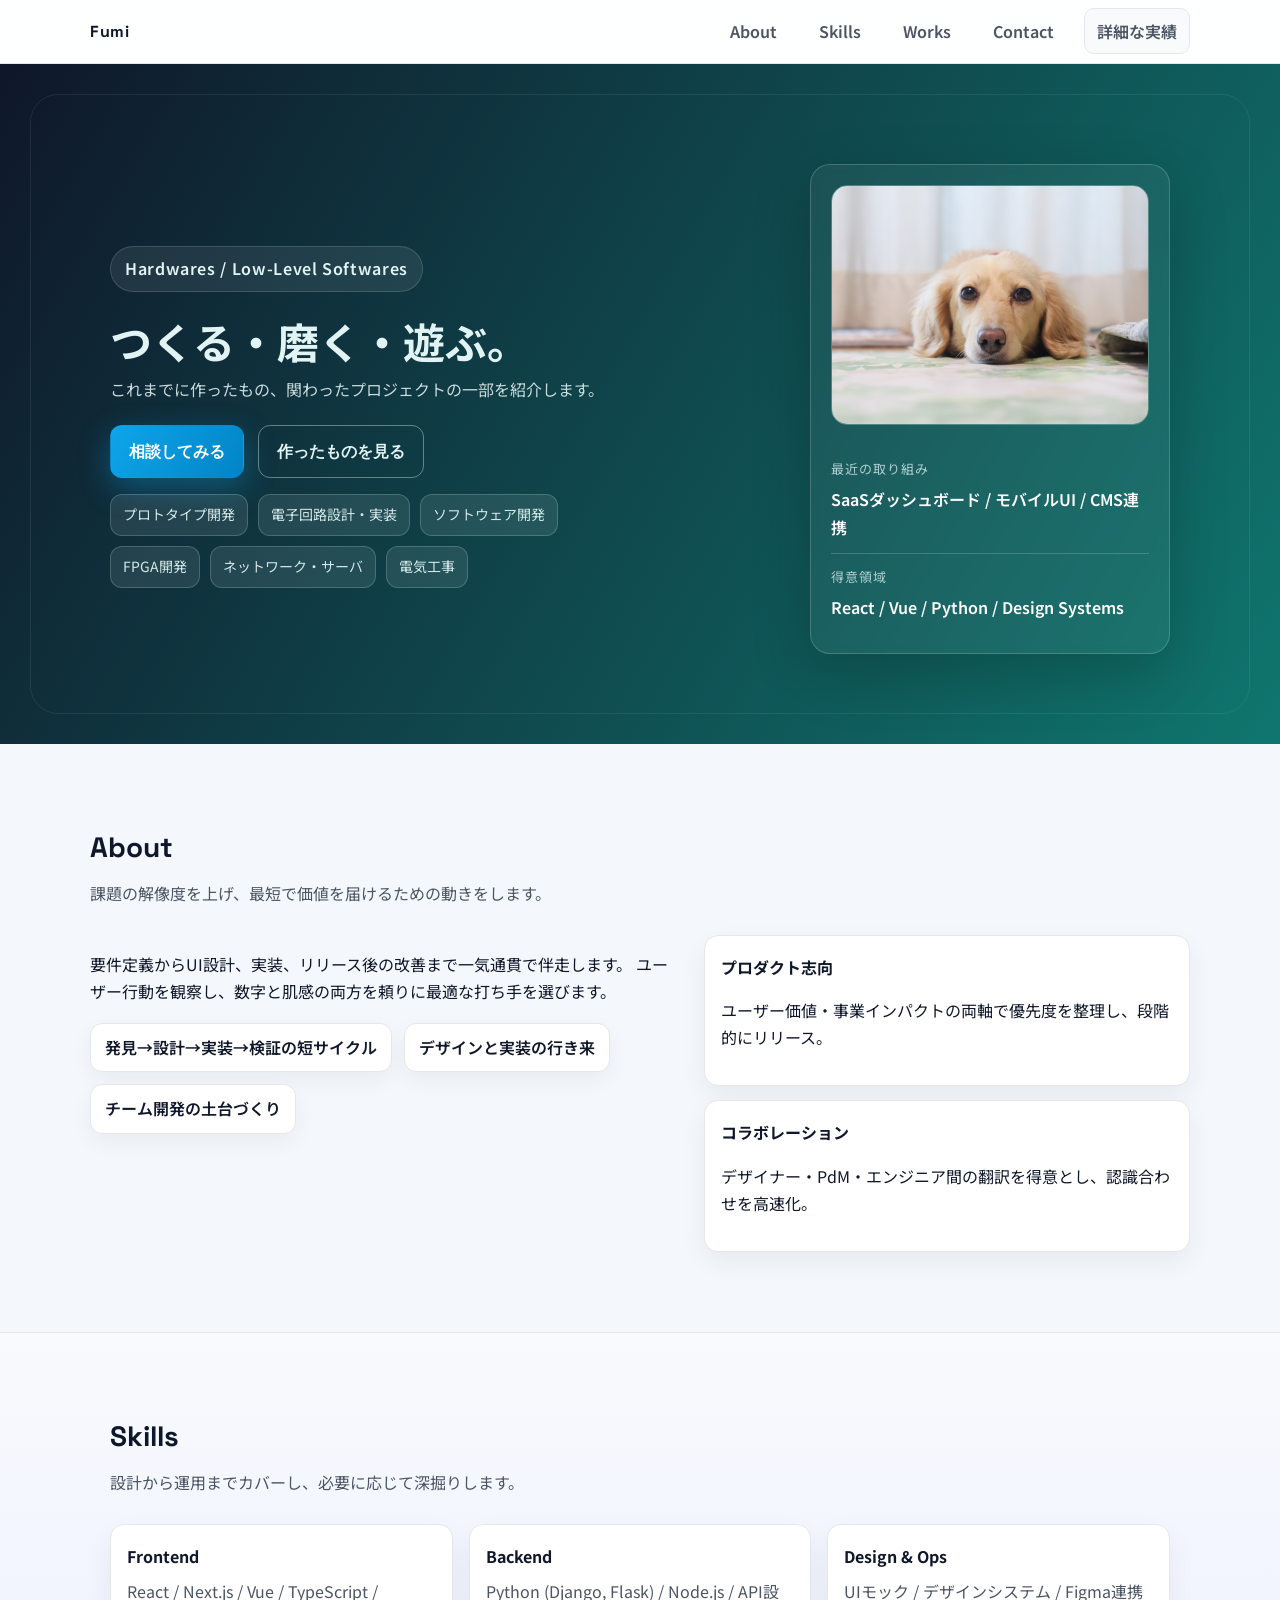
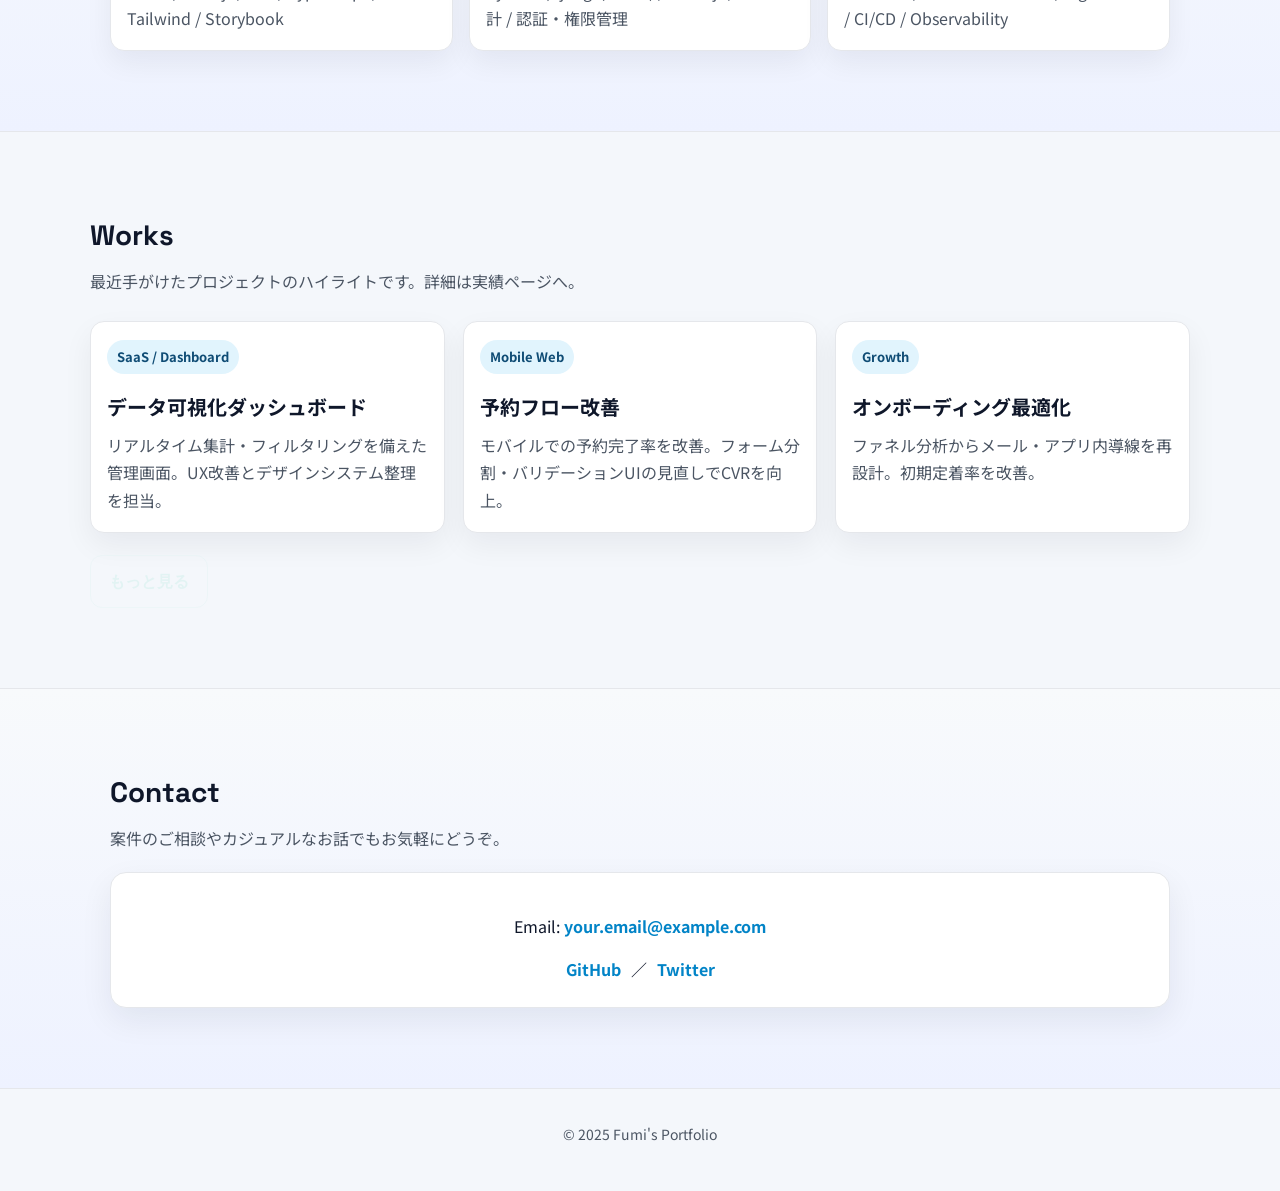
<file: index.html>
<!DOCTYPE html>
<html lang="ja">
<head>
  <meta charset="UTF-8">
  <meta name="viewport" content="width=device-width,initial-scale=1">
  <title>Fumi's Portfolio</title>
  <link rel="stylesheet" href="stylesheet.css" type="text/css">
</head>
<body>
  <header class="site-header">
    <div class="container nav-bar">
      <a class="logo" href="index.html">Fumi</a>
      <nav>
        <ul class="nav-links">
          <li><a href="#about">About</a></li>
          <li><a href="#skills">Skills</a></li>
          <li><a href="#projects">Works</a></li>
          <li><a href="#contact">Contact</a></li>
          <li><a href="works.html" class="pill-link">詳細な実績</a></li>
        </ul>
      </nav>
    </div>
  </header>

  <main>
    <section class="hero">
      <div class="container hero-grid">
        <div class="hero-copy">
          <p class="eyebrow">Hardwares / Low-Level Softwares</p>
          <h1>つくる・磨く・遊ぶ。</h1>
          <p class="lead">
            これまでに作ったもの、関わったプロジェクトの一部を紹介します。
          </p>
          <div class="cta-row">
            <a class="btn primary" href="#contact">相談してみる</a>
            <a class="btn ghost" href="works.html">作ったものを見る</a>
          </div>
          <div class="hero-tags">
            <span class="tag">プロトタイプ開発</span>
            <span class="tag">電子回路設計・実装</span>
			<span class="tag">ソフトウェア開発</span>
			<span class="tag">FPGA開発</span>
            <span class="tag">ネットワーク・サーバ</span>
			<span class="tag">電気工事</span>
          </div>
        </div>
        <div class="hero-visual">
          <div class="hero-card">
            <img src="dachshund.jpg" alt="Fumi's portrait" class="profile-pic">
            <div class="stat">
              <p class="stat-label">最近の取り組み</p>
              <p class="stat-value">SaaSダッシュボード / モバイルUI / CMS連携</p>
            </div>
            <div class="stat">
              <p class="stat-label">得意領域</p>
              <p class="stat-value">React / Vue / Python / Design Systems</p>
            </div>
          </div>
        </div>
      </div>
    </section>

    <section id="about" class="section container">
      <div class="section-header">
        <h2>About</h2>
        <p>課題の解像度を上げ、最短で価値を届けるための動きをします。</p>
      </div>
      <div class="about-grid">
        <div>
          <p>
            要件定義からUI設計、実装、リリース後の改善まで一気通貫で伴走します。
            ユーザー行動を観察し、数字と肌感の両方を頼りに最適な打ち手を選びます。
          </p>
          <div class="pill-row">
            <span class="pill">発見→設計→実装→検証の短サイクル</span>
            <span class="pill">デザインと実装の行き来</span>
            <span class="pill">チーム開発の土台づくり</span>
          </div>
        </div>
        <div class="about-cards">
          <div class="info-card">
            <p class="info-title">プロダクト志向</p>
            <p>ユーザー価値・事業インパクトの両軸で優先度を整理し、段階的にリリース。</p>
          </div>
          <div class="info-card">
            <p class="info-title">コラボレーション</p>
            <p>デザイナー・PdM・エンジニア間の翻訳を得意とし、認識合わせを高速化。</p>
          </div>
        </div>
      </div>
    </section>

    <section id="skills" class="section alt">
      <div class="container">
        <div class="section-header">
          <h2>Skills</h2>
          <p>設計から運用までカバーし、必要に応じて深掘りします。</p>
        </div>
        <div class="skills-grid">
          <div class="skill-card">
            <p class="skill-title">Frontend</p>
            <p class="skill-body">React / Next.js / Vue / TypeScript / Tailwind / Storybook</p>
          </div>
          <div class="skill-card">
            <p class="skill-title">Backend</p>
            <p class="skill-body">Python (Django, Flask) / Node.js / API設計 / 認証・権限管理</p>
          </div>
          <div class="skill-card">
            <p class="skill-title">Design &amp; Ops</p>
            <p class="skill-body">UIモック / デザインシステム / Figma連携 / CI/CD / Observability</p>
          </div>
        </div>
      </div>
    </section>

    <section id="projects" class="section container">
      <div class="section-header">
        <h2>Works</h2>
        <p>最近手がけたプロジェクトのハイライトです。詳細は実績ページへ。</p>
      </div>
      <div class="work-grid">
        <a class="work-card" href="works/dashboard.html">
          <div class="work-meta">SaaS / Dashboard</div>
          <h3>データ可視化ダッシュボード</h3>
          <p>リアルタイム集計・フィルタリングを備えた管理画面。UX改善とデザインシステム整理を担当。</p>
        </a>
        <a class="work-card" href="works/reservation.html">
          <div class="work-meta">Mobile Web</div>
          <h3>予約フロー改善</h3>
          <p>モバイルでの予約完了率を改善。フォーム分割・バリデーションUIの見直しでCVRを向上。</p>
        </a>
        <a class="work-card" href="works/onboarding.html">
          <div class="work-meta">Growth</div>
          <h3>オンボーディング最適化</h3>
          <p>ファネル分析からメール・アプリ内導線を再設計。初期定着率を改善。</p>
        </a>
      </div>
      <div class="work-cta">
        <a class="btn ghost" href="works.html">もっと見る</a>
      </div>
    </section>

    <section id="contact" class="section alt">
      <div class="container">
        <div class="section-header">
          <h2>Contact</h2>
          <p>案件のご相談やカジュアルなお話でもお気軽にどうぞ。</p>
        </div>
        <div class="contact-card">
          <p>Email: <a href="mailto:your.email@example.com">your.email@example.com</a></p>
          <p class="contact-links">
            <a href="https://github.com/your-github" target="_blank" rel="noopener">GitHub</a>
            <span>／</span>
            <a href="https://twitter.com/your-twitter" target="_blank" rel="noopener">Twitter</a>
          </p>
        </div>
      </div>
    </section>
  </main>

  <footer>
    <div class="container">
      <p>&copy; 2025 Fumi's Portfolio</p>
    </div>
  </footer>
</body>
</html>
</file>
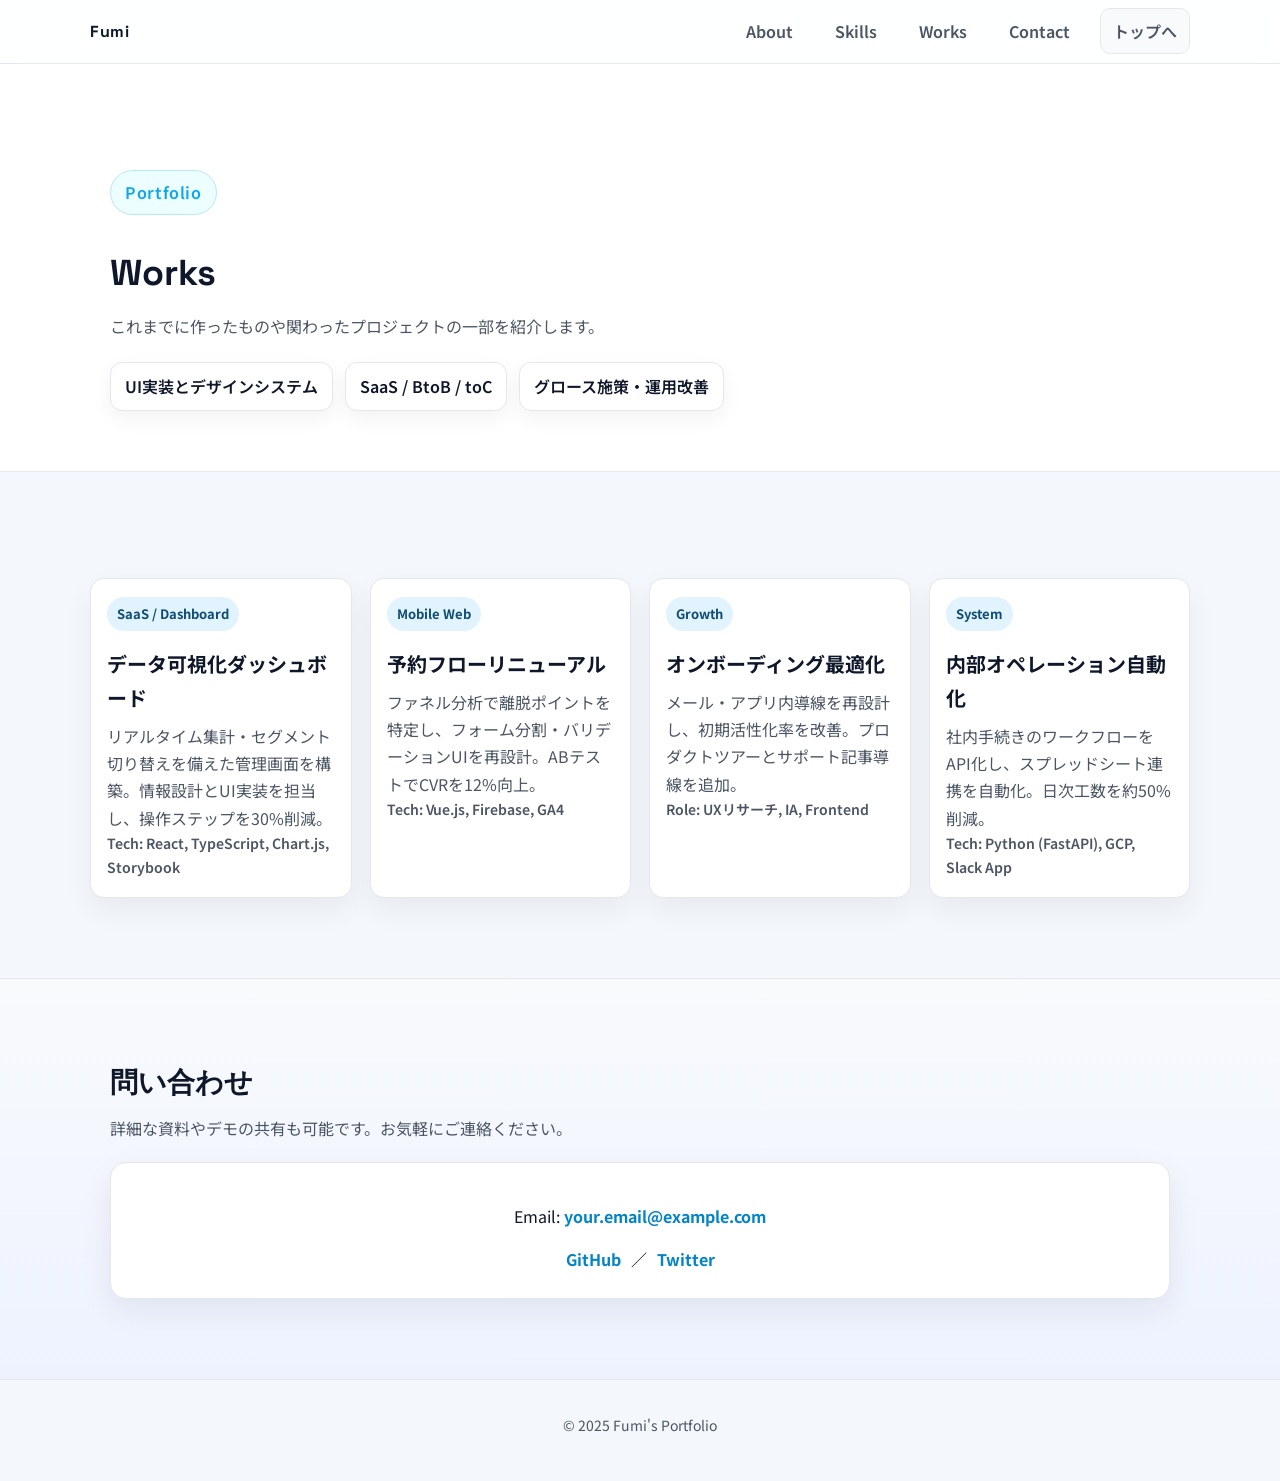
<file: works.html>
<!DOCTYPE html>
<html lang="ja">
<head>
  <meta charset="UTF-8">
  <meta name="viewport" content="width=device-width,initial-scale=1">
  <title>Works - Fumi's Portfolio</title>
  <link rel="stylesheet" href="stylesheet.css" type="text/css">
</head>
<body>
  <header class="site-header">
    <div class="container nav-bar">
      <a class="logo" href="index.html">Fumi</a>
      <nav>
        <ul class="nav-links">
          <li><a href="index.html#about">About</a></li>
          <li><a href="index.html#skills">Skills</a></li>
          <li><a href="works.html">Works</a></li>
          <li><a href="index.html#contact">Contact</a></li>
          <li><a href="index.html" class="pill-link">トップへ</a></li>
        </ul>
      </nav>
    </div>
  </header>

  <main>
    <section class="page-hero">
      <div class="container">
        <p class="eyebrow">Portfolio</p>
        <h1>Works</h1>
        <p class="lead">
          これまでに作ったものや関わったプロジェクトの一部を紹介します。
        </p>
        <div class="pill-row">
          <span class="pill">UI実装とデザインシステム</span>
          <span class="pill">SaaS / BtoB / toC</span>
          <span class="pill">グロース施策・運用改善</span>
        </div>
      </div>
    </section>

    <section class="section container">
      <div class="work-grid">
        <a class="work-card" href="works/dashboard.html">
          <div class="work-meta">SaaS / Dashboard</div>
          <h3>データ可視化ダッシュボード</h3>
          <p>リアルタイム集計・セグメント切り替えを備えた管理画面を構築。情報設計とUI実装を担当し、操作ステップを30%削減。</p>
          <p class="work-stack">Tech: React, TypeScript, Chart.js, Storybook</p>
        </a>
        <a class="work-card" href="works/reservation.html">
          <div class="work-meta">Mobile Web</div>
          <h3>予約フローリニューアル</h3>
          <p>ファネル分析で離脱ポイントを特定し、フォーム分割・バリデーションUIを再設計。ABテストでCVRを12%向上。</p>
          <p class="work-stack">Tech: Vue.js, Firebase, GA4</p>
        </a>
        <a class="work-card" href="works/onboarding.html">
          <div class="work-meta">Growth</div>
          <h3>オンボーディング最適化</h3>
          <p>メール・アプリ内導線を再設計し、初期活性化率を改善。プロダクトツアーとサポート記事導線を追加。</p>
          <p class="work-stack">Role: UXリサーチ, IA, Frontend</p>
        </a>
        <a class="work-card" href="works/automation.html">
          <div class="work-meta">System</div>
          <h3>内部オペレーション自動化</h3>
          <p>社内手続きのワークフローをAPI化し、スプレッドシート連携を自動化。日次工数を約50%削減。</p>
          <p class="work-stack">Tech: Python (FastAPI), GCP, Slack App</p>
        </a>
      </div>
    </section>

    <section class="section alt">
      <div class="container">
        <div class="section-header">
          <h2>問い合わせ</h2>
          <p>詳細な資料やデモの共有も可能です。お気軽にご連絡ください。</p>
        </div>
        <div class="contact-card">
          <p>Email: <a href="mailto:your.email@example.com">your.email@example.com</a></p>
          <p class="contact-links">
            <a href="https://github.com/your-github" target="_blank" rel="noopener">GitHub</a>
            <span>／</span>
            <a href="https://twitter.com/your-twitter" target="_blank" rel="noopener">Twitter</a>
          </p>
        </div>
      </div>
    </section>
  </main>

  <footer>
    <div class="container">
      <p>&copy; 2025 Fumi's Portfolio</p>
    </div>
  </footer>
</body>
</html>
</file>
<file: stylesheet.css>
@import url('https://fonts.googleapis.com/css2?family=Space+Grotesk:wght@400;500;600;700&family=Noto+Sans+JP:wght@400;500;700&display=swap');

:root {
  --bg: #f4f7fb;
  --panel: #ffffff;
  --text: #0f172a;
  --muted: #4b5563;
  --accent: #0ea5e9;
  --accent-strong: #0284c7;
  --accent-warm: #f59e0b;
  --border: #e5e7eb;
  --shadow: 0 14px 40px rgba(15, 23, 42, 0.12);
}

* {
  box-sizing: border-box;
}

body {
  font-family: 'Noto Sans JP', 'Space Grotesk', -apple-system, BlinkMacSystemFont, "Segoe UI", Roboto, "Helvetica Neue", Arial, sans-serif;
  line-height: 1.7;
  margin: 0;
  padding: 0;
  color: var(--text);
  background: var(--bg);
}

a {
  color: inherit;
  text-decoration: none;
}

.container {
  max-width: 1100px;
  margin: 0 auto;
  padding: 0 20px;
}

/* Header */
.site-header {
  position: sticky;
  top: 0;
  z-index: 10;
  background: rgba(255, 255, 255, 0.9);
  backdrop-filter: blur(10px);
  border-bottom: 1px solid var(--border);
}

.nav-bar {
  display: flex;
  align-items: center;
  justify-content: space-between;
  padding: 18px 0;
}

.logo {
  font-family: 'Space Grotesk', sans-serif;
  font-weight: 700;
  letter-spacing: 0.04em;
  color: var(--text);
}

.nav-links {
  display: flex;
  align-items: center;
  gap: 18px;
  list-style: none;
  margin: 0;
  padding: 0;
}

.nav-links a {
  padding: 10px 12px;
  border-radius: 10px;
  font-weight: 600;
  color: var(--muted);
  transition: color 0.2s ease, background 0.2s ease;
}

.nav-links a:hover {
  color: var(--text);
  background: rgba(14, 165, 233, 0.12);
}

.pill-link {
  border: 1px solid var(--border);
  background: #f8fafc;
}

/* Hero */
.hero {
  position: relative;
  overflow: hidden;
  padding: 100px 0 90px;
  color: #e2f3f3;
  background: linear-gradient(120deg, #0f172a 0%, #0f766e 100%);
}

.hero::after {
  content: "";
  position: absolute;
  inset: 30px;
  border: 1px solid rgba(255, 255, 255, 0.08);
  border-radius: 28px;
  pointer-events: none;
}

.hero-grid {
  position: relative;
  display: grid;
  grid-template-columns: repeat(auto-fit, minmax(280px, 1fr));
  gap: 40px;
  align-items: center;
}

.hero-copy h1 {
  margin: 10px 0 12px;
  font-size: 42px;
  line-height: 1.1;
}

.lead {
  margin: 0 0 22px;
  color: rgba(226, 243, 243, 0.88);
}

.eyebrow {
  display: inline-block;
  padding: 8px 14px;
  border-radius: 999px;
  background: rgba(255, 255, 255, 0.08);
  border: 1px solid rgba(255, 255, 255, 0.14);
  font-weight: 600;
  letter-spacing: 0.04em;
}

.cta-row {
  display: flex;
  gap: 14px;
  align-items: center;
  flex-wrap: wrap;
  margin-bottom: 16px;
}

.btn {
  display: inline-flex;
  align-items: center;
  justify-content: center;
  padding: 12px 18px;
  border-radius: 12px;
  font-weight: 700;
  font-family: 'Space Grotesk', sans-serif;
  border: 1px solid transparent;
  cursor: pointer;
  transition: transform 0.1s ease, box-shadow 0.2s ease, border-color 0.2s ease, background 0.2s ease;
}

.btn.primary {
  background: linear-gradient(120deg, var(--accent), var(--accent-strong));
  color: #fff;
  box-shadow: 0 10px 30px rgba(14, 165, 233, 0.35);
}

.btn.primary:hover {
  transform: translateY(-1px);
}

.btn.ghost {
  border-color: rgba(226, 243, 243, 0.4);
  color: #e2f3f3;
  background: transparent;
}

.btn.ghost:hover {
  background: rgba(226, 243, 243, 0.08);
}

.hero-tags {
  display: flex;
  gap: 10px;
  flex-wrap: wrap;
  color: #d3e8e8;
}

.tag {
  padding: 8px 12px;
  border-radius: 12px;
  background: rgba(226, 243, 243, 0.1);
  border: 1px solid rgba(226, 243, 243, 0.2);
  font-size: 14px;
}

.hero-visual {
  display: flex;
  justify-content: flex-end;
}

.hero-card {
  width: 100%;
  max-width: 360px;
  padding: 20px;
  background: rgba(255, 255, 255, 0.05);
  border: 1px solid rgba(255, 255, 255, 0.18);
  border-radius: 20px;
  backdrop-filter: blur(6px);
  box-shadow: 0 20px 60px rgba(0, 0, 0, 0.2);
}

.profile-pic {
  width: 100%;
  height: 240px;
  object-fit: cover;
  border-radius: 16px;
  margin-bottom: 14px;
  border: 1px solid rgba(255, 255, 255, 0.25);
}

.stat {
  padding: 12px 0;
  border-top: 1px solid rgba(255, 255, 255, 0.18);
}

.stat:first-of-type {
  border-top: none;
}

.stat-label {
  margin: 0 0 6px;
  font-size: 13px;
  text-transform: uppercase;
  letter-spacing: 0.08em;
  color: rgba(226, 243, 243, 0.75);
}

.stat-value {
  margin: 0;
  color: #fff;
  font-weight: 600;
}

/* Page Hero (sub pages) */
.page-hero {
  padding: 90px 0 60px;
  background: var(--panel);
  border-bottom: 1px solid var(--border);
}

.page-hero h1 {
  margin: 12px 0 8px;
  font-size: 36px;
  font-family: 'Space Grotesk', sans-serif;
}

.page-hero .lead {
  color: var(--muted);
}

.page-hero .eyebrow {
  background: #ecfeff;
  border-color: #bae6fd;
  color: #0ea5e9;
}

/* Sections */
.section {
  padding: 80px 0;
}

.section.alt {
  background: linear-gradient(180deg, #f8fafc 0%, #eef2ff 100%);
  border-top: 1px solid var(--border);
  border-bottom: 1px solid var(--border);
}

.section-header h2 {
  margin: 0;
  font-size: 28px;
  font-family: 'Space Grotesk', sans-serif;
}

.section-header p {
  margin: 8px 0 0;
  color: var(--muted);
}

.about-grid {
  display: grid;
  grid-template-columns: 1.2fr 1fr;
  gap: 30px;
  margin-top: 28px;
}

.pill-row {
  display: flex;
  flex-wrap: wrap;
  gap: 12px;
  margin-top: 18px;
}

.pill {
  padding: 10px 14px;
  border-radius: 12px;
  background: var(--panel);
  border: 1px solid var(--border);
  box-shadow: 0 8px 22px rgba(15, 23, 42, 0.05);
  font-weight: 600;
}

.about-cards {
  display: grid;
  gap: 14px;
}

.info-card {
  padding: 18px 16px;
  background: var(--panel);
  border: 1px solid var(--border);
  border-radius: 14px;
  box-shadow: 0 10px 26px rgba(15, 23, 42, 0.06);
}

.info-title {
  margin: 0 0 6px;
  font-weight: 700;
}

/* Skills */
.skills-grid {
  display: grid;
  grid-template-columns: repeat(auto-fit, minmax(260px, 1fr));
  gap: 16px;
  margin-top: 28px;
}

.skill-card {
  padding: 18px 16px;
  background: var(--panel);
  border: 1px solid var(--border);
  border-radius: 14px;
  box-shadow: 0 12px 28px rgba(15, 23, 42, 0.06);
}

.skill-title {
  margin: 0 0 8px;
  font-weight: 700;
}

.skill-body {
  margin: 0;
  color: var(--muted);
}

/* Works */
.work-grid {
  display: grid;
  grid-template-columns: repeat(auto-fit, minmax(260px, 1fr));
  gap: 18px;
  margin-top: 26px;
}

.work-card {
  display: block;
  color: var(--text);
  text-decoration: none;
  background: var(--panel);
  border: 1px solid var(--border);
  border-radius: 14px;
  padding: 18px 16px;
  box-shadow: 0 12px 30px rgba(15, 23, 42, 0.06);
  transition: transform 0.15s ease, box-shadow 0.15s ease;
}

.work-card:hover {
  transform: translateY(-4px);
  box-shadow: var(--shadow);
}

.work-meta {
  display: inline-block;
  padding: 6px 10px;
  border-radius: 999px;
  background: rgba(14, 165, 233, 0.12);
  color: #0f4c75;
  font-weight: 700;
  font-size: 13px;
  margin-bottom: 10px;
}

.work-card h3 {
  margin: 6px 0 8px;
  font-size: 20px;
}

.work-card p {
  margin: 0;
  color: var(--muted);
}

.work-stack {
  margin-top: 10px;
  font-size: 14px;
  color: #1f2937;
  font-weight: 600;
}

.work-cta {
  margin-top: 22px;
}

/* Contact */
.contact-card {
  margin-top: 20px;
  padding: 24px;
  background: var(--panel);
  border: 1px solid var(--border);
  border-radius: 16px;
  text-align: center;
  box-shadow: 0 12px 32px rgba(15, 23, 42, 0.07);
}

.contact-card a {
  color: var(--accent-strong);
  font-weight: 700;
}

.contact-links {
  display: flex;
  justify-content: center;
  align-items: center;
  gap: 10px;
  margin: 6px 0 0;
}

/* Footer */
footer {
  padding: 20px 0 30px;
  text-align: center;
  color: var(--muted);
  font-size: 14px;
}

/* Markdown body (works detail) */
.md-body {
  background: var(--panel);
  border: 1px solid var(--border);
  border-radius: 16px;
  padding: 26px;
  box-shadow: 0 12px 32px rgba(15, 23, 42, 0.07);
}

.md-body h1,
.md-body h2,
.md-body h3,
.md-body h4 {
  font-family: 'Space Grotesk', sans-serif;
  margin-top: 22px;
  margin-bottom: 10px;
}

.md-body p {
  margin: 12px 0;
  color: var(--muted);
}

.md-body ul {
  margin: 10px 0 10px 20px;
  color: var(--muted);
}

.md-body code {
  background: #0f172a;
  color: #e2e8f0;
  padding: 2px 6px;
  border-radius: 6px;
  font-size: 14px;
}

.md-body pre code {
  display: block;
  padding: 14px;
  overflow-x: auto;
}

.md-body blockquote {
  border-left: 3px solid var(--accent);
  margin: 12px 0;
  padding: 8px 12px;
  color: var(--text);
  background: #f0f9ff;
}

@media (max-width: 640px) {
  .md-body {
    padding: 18px;
  }
}

/* Responsive */
@media (max-width: 900px) {
  .nav-links {
    gap: 10px;
  }

  .nav-links li {
    font-size: 14px;
  }

  .about-grid {
    grid-template-columns: 1fr;
  }
}

@media (max-width: 640px) {
  .hero {
    padding: 80px 0 70px;
  }

  .hero-copy h1 {
    font-size: 32px;
  }

  .profile-pic {
    height: 200px;
  }

  .nav-bar {
    flex-wrap: wrap;
    gap: 10px;
  }

  .nav-links {
    flex-wrap: wrap;
    justify-content: flex-start;
  }
}
</file>
